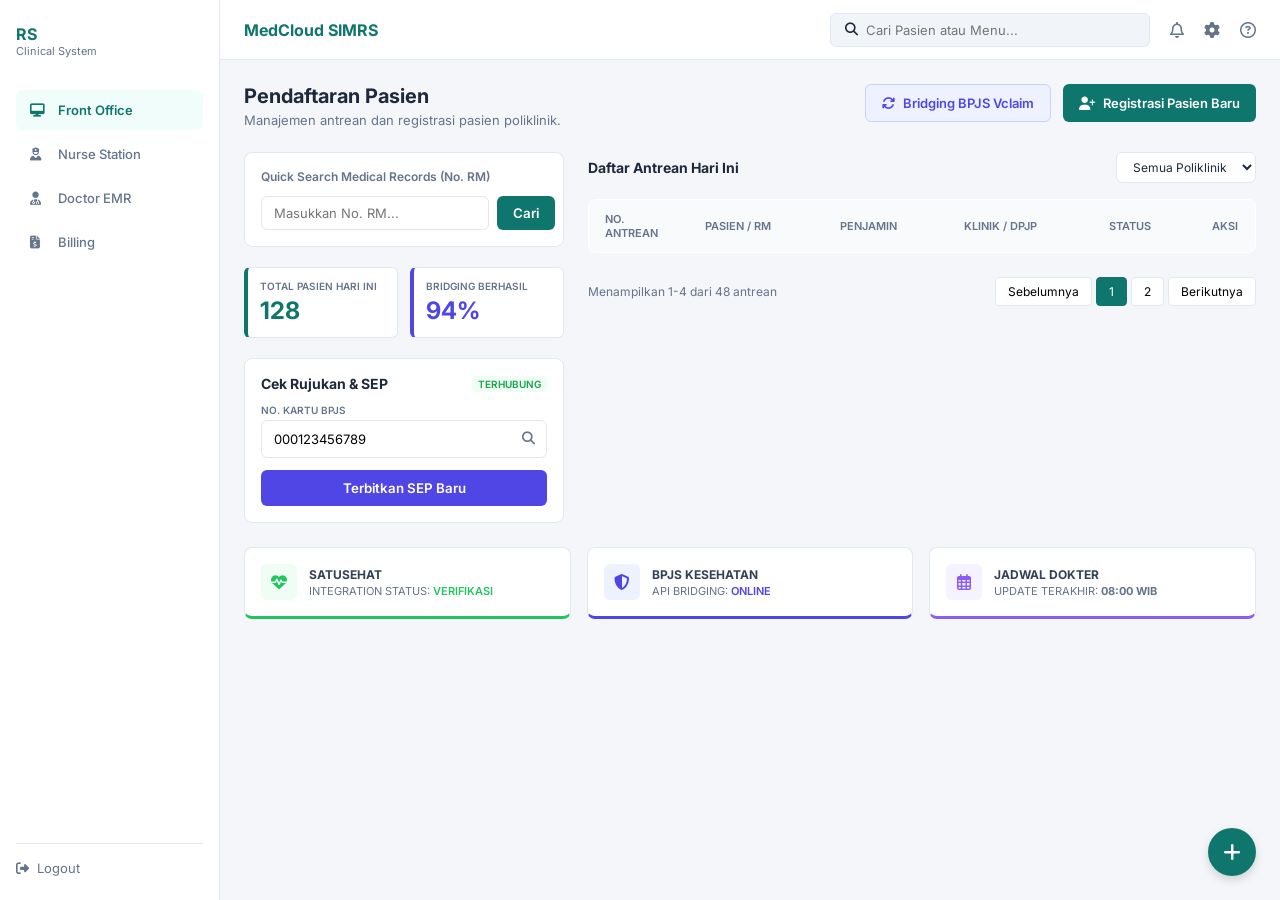
<file: front-office/index.html>
<!DOCTYPE html>
<html lang="id">
<head>
    <meta charset="UTF-8">
    <meta name="viewport" content="width=device-width, initial-scale=1.0">
    <title>MedCloud SIMRS - Front Office</title>
    <!-- Font Awesome v6 untuk ikon -->
    <link rel="stylesheet" href="https://cdnjs.cloudflare.com/ajax/libs/font-awesome/6.4.0/css/all.min.css">
    <!-- Hubungkan ke file CSS eksternal -->
    <link rel="stylesheet" href="style.css">
</head>
<body>

    <div class="dashboard-wrapper">
        
        <!-- SIDEBAR UTAMA -->
        <aside class="sidebar">
            <div class="sidebar-brand">
                <h2>RS</h2>
                <p>Clinical System</p>
            </div>
            <nav class="sidebar-nav">
                <a href="../front-office/index.html" class="nav-item active"><i class="fa-solid fa-desktop"></i> Front Office</a>
                <a href="../Nurse_Station/index.html" class="nav-item"><i class="fa-solid fa-user-nurse"></i> Nurse Station</a>
                <a href="../doctor-emr/index.html" class="nav-item"><i class="fa-solid fa-user-doctor"></i> Doctor EMR</a>
                <a href="../billing/index.html" class="nav-item"><i class="fa-solid fa-file-invoice-dollar"></i> Billing</a>
            </nav>
            <div class="sidebar-footer">
                <a href="../login/index.html" class="logout-link"><i class="fa-solid fa-right-from-bracket"></i> Logout</a>
            </div>
        </aside>

        <!-- KONTEN UTAMA -->
        <main class="main-body">
            
            <!-- TOP HEADER -->
            <header class="top-header">
                <div class="header-left">
                    <span class="brand-text">MedCloud SIMRS</span>
                </div>
                <div class="header-right">
                    <div class="search-wrapper">
                        <i class="fa-solid fa-magnifying-glass"></i>
                        <input type="text" placeholder="Cari Pasien atau Menu...">
                    </div>
                    <button><i class="fa-regular fa-bell"></i></button>
                    <button><i class="fa-solid fa-gear"></i></button>
                    <button><i class="fa-regular fa-circle-question"></i></button>
                    <!-- <div class="user-profile">
                        <div class="profile-avatar">
                            <img src="https://via.placeholder.com/35" alt="Admin">
                        </div>
                        <div class="user-info">
                            <strong>Admin Utama</strong>
                            <span>SUPER ADMIN</span>
                        </div>
                        <i class="fa-solid fa-chevron-down" style="font-size: 10px; color: var(--text-muted); margin-left: 4px;"></i>
                    </div> -->
                </div>
            </header>

            <!-- CONTAINER UTAMA -->
            <div class="content-container">
                
                <!-- TITLE BAR -->
                <div class="content-title-bar">
                    <div class="title-text">
                        <h1>Pendaftaran Pasien</h1>
                        <p>Manajemen antrean dan registrasi pasien poliklinik.</p>
                    </div>
                    <div class="action-header-buttons">
                        <button class="btn btn-outline-blue"><i class="fa-solid fa-arrows-rotate"></i> Bridging BPJS Vclaim</button>
                        <button class="btn btn-teal"><i class="fa-solid fa-user-plus"></i> Registrasi Pasien Baru</button>
                    </div>
                </div>

                <!-- MAIN DASHBOARD GRID -->
                <div class="main-dashboard-grid">
                    
                    <!-- LEFT CONTROLS -->
                    <div class="left-controls">
                        
                        <!-- Search Medical Records Card -->
                        <div class="card">
                            <div class="card-title">Quick Search Medical Records (No. RM)</div>
                            <div class="search-row">
                                <input type="text" placeholder="Masukkan No. RM...">
                                <button class="btn-search-action">Cari</button>
                            </div>
                        </div>

                        <!-- Statistics Row Card -->
                        <div class="stats-row">
                            <div class="stat-box border-purple">
                                <div class="stat-label">TOTAL PASIEN HARI INI</div>
                                <div class="stat-value">128</div>
                            </div>
                            <div class="stat-box border-blue">
                                <div class="stat-label">BRIDGING BERHASIL</div>
                                <div class="stat-value">94%</div>
                            </div>
                        </div>

                        <!-- BPJS Vclaim Action Card -->
                        <div class="card">
                            <div class="vclaim-card-header">
                                <span class="vclaim-title">Cek Rujukan & SEP</span>
                                <span class="tag-connected">TERHUBUNG</span>
                            </div>
                            <div class="input-group" style="margin-bottom: 12px;">
                                <label style="font-size: 10px; font-weight: 600; color: var(--text-muted); margin-bottom: 4px; display: block;">NO. KARTU BPJS</label>
                                <div class="vclaim-input-wrapper">
                                    <input type="text" value="000123456789">
                                    <i class="fa-solid fa-magnifying-glass"></i>
                                </div>
                            </div>
                            <button class="btn-block-blue">Terbitkan SEP Baru</button>
                        </div>

                    </div>

                    <!-- RIGHT TABLE & LIST -->
                    <div class="right-list-container">
                        
                        <div class="table-filter-header">
                            <h3>Daftar Antrean Hari Ini</h3>
                            <select class="select-filter">
                                <option>Semua Poliklinik</option>
                            </select>
                        </div>

                        <!-- Table -->
                        <table class="queue-table">
                            <thead>
                                <tr>
                                    <th style="width: 100px;">NO. ANTREAN</th>
                                    <th>PASIEN / RM</th>
                                    <th>PENJAMIN</th>
                                    <th>KLINIK / DPJP</th>
                                    <th>STATUS</th>
                                    <th style="text-align: center; width: 60px;">AKSI</th>
                                </tr>
                            </thead>
                            <tbody id="queueTableBody">
                            </tbody>
                        </table>

                        <!-- Pagination -->
                        <div class="pagination-row">
                            <span style="color: var(--text-muted); font-size: 12px;">Menampilkan 1-4 dari 48 antrean</span>
                            <div class="pagination-pages">
                                <button class="btn-page">Sebelumnya</button>
                                <button class="btn-page active">1</button>
                                <button class="btn-page">2</button>
                                <button class="btn-page">Berikutnya</button>
                            </div>
                        </div>

                    </div>

                </div>

                <!-- BOTTOM INTEGRATION STATUS ROW -->
                <div class="bottom-integration-row">
                    <div class="integration-card border-green">
                        <div class="int-icon green"><i class="fa-solid fa-heart-pulse"></i></div>
                        <div class="int-details">
                            <h4>SATUSEHAT</h4>
                            <p>INTEGRATION STATUS: <span class="text-green">VERIFIKASI</span></p>
                        </div>
                    </div>
                    <div class="integration-card border-blue">
                        <div class="int-icon blue"><i class="fa-solid fa-shield-halved"></i></div>
                        <div class="int-details">
                            <h4>BPJS KESEHATAN</h4>
                            <p>API BRIDGING: <span class="text-blue">ONLINE</span></p>
                        </div>
                    </div>
                    <div class="integration-card border-purple">
                        <div class="int-icon purple"><i class="fa-regular fa-calendar-days"></i></div>
                        <div class="int-details">
                            <h4>JADWAL DOKTER</h4>
                            <p>UPDATE TERAKHIR: <strong>08:00 WIB</strong></p>
                        </div>
                    </div>
                </div>

            </div>

        </main>
    </div>

    <!-- Floating action button -->
    <button class="fab-btn"><i class="fa-solid fa-plus"></i></button>

    <!-- Hubungkan ke file JavaScript eksternal -->
    <script src="script.js"></script>
</body>
</html>
</file>
<file: front-office/style.css>
@import url('https://fonts.googleapis.com/css2?family=Inter:wght@400;500;600;700&display=swap');

:root {
    --bg-main: #f4f6fa;
    --sidebar-bg: #ffffff;
    --border-color: #e2e8f0;
    --text-dark: #1e293b;
    --text-muted: #64748b;
    --teal: #0f766e;
    --teal-light: #f0fdfa;
    --blue-accent: #4f46e5;
    --blue-light: #eef2ff;
    --green: #22c55e;
}

* {
    box-sizing: border-box;
    margin: 0;
    padding: 0;
    font-family: 'Inter', sans-serif;
}

body {
    background-color: var(--bg-main);
    color: var(--text-dark);
    font-size: 13px;
}

.dashboard-wrapper {
    display: flex;
    min-height: 100vh;
}

/* SIDEBAR STYLES */
.sidebar {
    width: 220px;
    background-color: var(--sidebar-bg);
    border-right: 1px solid var(--border-color);
    display: flex;
    flex-direction: column;
    padding: 24px 16px;
    position: fixed;
    height: 100vh;
    z-index: 10;
}

.sidebar-brand h2 {
    color: var(--teal);
    font-size: 16px;
    font-weight: 700;
}

.sidebar-brand p {
    font-size: 11px;
    color: var(--text-muted);
}

.sidebar-nav {
    margin-top: 32px;
    flex-grow: 1;
}

.nav-item {
    display: flex;
    align-items: center;
    padding: 12px 14px;
    color: var(--text-muted);
    text-decoration: none;
    border-radius: 6px;
    margin-bottom: 4px;
    font-weight: 500;
}

.nav-item i {
    margin-right: 12px;
    width: 16px;
}

.nav-item.active, .nav-item:hover {
    background-color: var(--teal-light);
    color: var(--teal);
    font-weight: 600;
}

.sidebar-footer {
    border-top: 1px solid var(--border-color);
    padding-top: 16px;
}

.logout-link {
    color: var(--text-muted);
    text-decoration: none;
    display: flex;
    align-items: center;
    gap: 8px;
}

/* MAIN CONTENT */
.main-body {
    margin-left: 220px;
    flex-grow: 1;
    display: flex;
    flex-direction: column;
}

/* TOP HEADER */
.top-header {
    background-color: #ffffff;
    height: 60px;
    border-bottom: 1px solid var(--border-color);
    display: flex;
    align-items: center;
    justify-content: space-between;
    padding: 0 24px;
    position: sticky;
    top: 0;
    z-index: 5;
}

.brand-text {
    font-weight: 700;
    font-size: 16px;
    color: var(--teal);
}

.header-right {
    display: flex;
    align-items: center;
    gap: 20px;
}

.search-wrapper {
    background-color: #f1f5f9;
    padding: 8px 14px;
    border-radius: 6px;
    display: flex;
    align-items: center;
    gap: 8px;
    width: 320px;
    border: 1px solid var(--border-color);
}

.search-wrapper input {
    border: none;
    background: none;
    outline: none;
    width: 100%;
    font-size: 13px;
}

.header-right button {
    background: none;
    border: none;
    color: var(--text-muted);
    font-size: 16px;
    cursor: pointer;
}

.user-profile {
    display: flex;
    align-items: center;
    gap: 8px;
    border-left: 1px solid var(--border-color);
    padding-left: 16px;
}

.profile-avatar img {
    border-radius: 50%;
    width: 32px;
    height: 32px;
}

.user-info {
    display: flex;
    flex-direction: column;
}

.user-info strong { font-size: 12px; }
.user-info span { font-size: 10px; color: var(--text-muted); }

/* CONTENT GRID */
.content-container {
    padding: 24px;
}

.content-title-bar {
    display: flex;
    justify-content: space-between;
    align-items: flex-start;
    margin-bottom: 24px;
}

.title-text h1 {
    font-size: 20px;
    font-weight: 700;
    margin-bottom: 4px;
}

.title-text p {
    color: var(--text-muted);
    font-size: 13px;
}

.action-header-buttons {
    display: flex;
    gap: 12px;
}

.btn {
    padding: 10px 16px;
    border-radius: 6px;
    font-weight: 600;
    cursor: pointer;
    font-size: 13px;
    border: none;
    display: inline-flex;
    align-items: center;
    gap: 8px;
}

.btn-outline-blue {
    background-color: var(--blue-light);
    color: var(--blue-accent);
    border: 1px solid #c7d2fe;
}

.btn-teal {
    background-color: var(--teal);
    color: white;
}

.main-dashboard-grid {
    display: grid;
    grid-template-columns: 320px 1fr;
    gap: 24px;
}

/* LEFT SIDEBAR CONTROLS */
.left-controls {
    display: flex;
    flex-direction: column;
    gap: 20px;
}

.card {
    background-color: #ffffff;
    border: 1px solid var(--border-color);
    border-radius: 8px;
    padding: 16px;
}

.card-title {
    font-size: 12px;
    font-weight: 600;
    color: var(--text-muted);
    margin-bottom: 12px;
}

.search-row {
    display: flex;
    gap: 8px;
}

.search-row input {
    flex-grow: 1;
    border: 1px solid var(--border-color);
    border-radius: 6px;
    padding: 8px 12px;
    font-size: 13px;
    outline: none;
}

.btn-search-action {
    background-color: var(--teal);
    color: white;
    border: none;
    padding: 8px 16px;
    border-radius: 6px;
    font-weight: 600;
    cursor: pointer;
}

.stats-row {
    display: grid;
    grid-template-columns: 1fr 1fr;
    gap: 12px;
}

.stat-box {
    border: 1px solid var(--border-color);
    border-radius: 6px;
    padding: 12px;
    background-color: white;
}

.stat-box.border-purple { border-left: 4px solid var(--teal); }
.stat-box.border-blue { border-left: 4px solid var(--blue-accent); }

.stat-label {
    font-size: 10px;
    font-weight: 600;
    color: var(--text-muted);
    margin-bottom: 4px;
}

.stat-value {
    font-size: 24px;
    font-weight: 700;
}
.stat-box.border-purple .stat-value { color: var(--teal); }
.stat-box.border-blue .stat-value { color: var(--blue-accent); }

.vclaim-card-header {
    display: flex;
    justify-content: space-between;
    align-items: center;
    margin-bottom: 12px;
}

.vclaim-title {
    font-size: 14px;
    font-weight: 700;
}

.tag-connected {
    background-color: #f0fdf4;
    color: #16a34a;
    padding: 2px 6px;
    border-radius: 4px;
    font-size: 10px;
    font-weight: 600;
}

.vclaim-input-wrapper {
    position: relative;
    margin-bottom: 12px;
}

.vclaim-input-wrapper input {
    width: 100%;
    border: 1px solid var(--border-color);
    border-radius: 6px;
    padding: 10px 36px 10px 12px;
    font-size: 13px;
    outline: none;
}

.vclaim-input-wrapper i {
    position: absolute;
    right: 12px;
    top: 12px;
    color: var(--text-muted);
}

.btn-block-blue {
    width: 100%;
    background-color: var(--blue-accent);
    color: white;
    border: none;
    padding: 10px;
    border-radius: 6px;
    font-weight: 600;
    cursor: pointer;
}

/* RIGHT SIDEBAR TABLE & LIST */
.right-list-container {
    display: flex;
    flex-direction: column;
    gap: 16px;
}

.table-filter-header {
    display: flex;
    justify-content: space-between;
    align-items: center;
}

.table-filter-header h3 {
    font-size: 14px;
    font-weight: 700;
}

.select-filter {
    border: 1px solid var(--border-color);
    background-color: white;
    padding: 6px 12px;
    border-radius: 6px;
    font-size: 12px;
    outline: none;
    color: var(--text-dark);
}

.queue-table {
    width: 100%;
    border-collapse: collapse;
    background-color: white;
    border: 1px solid var(--border-color);
    border-radius: 8px;
    overflow: hidden;
}

.queue-table th {
    background-color: #f8fafc;
    text-align: left;
    padding: 12px 16px;
    font-size: 11px;
    font-weight: 600;
    color: var(--text-muted);
    border-bottom: 1px solid var(--border-color);
}

.queue-table td {
    padding: 16px;
    border-bottom: 1px solid var(--border-color);
    vertical-align: middle;
}

.queue-id {
    font-weight: 700;
    color: var(--teal);
}

.patient-cell strong {
    font-size: 13px;
    display: block;
    color: var(--text-dark);
}

.patient-cell span {
    font-size: 11px;
    color: var(--text-muted);
}

.tag-insurance {
    padding: 4px 8px;
    border-radius: 4px;
    font-size: 10px;
    font-weight: 700;
    display: inline-block;
}

.tag-insurance.bpjs-pbi { background-color: #e6f4ea; color: #137333; }
.tag-insurance.bpjs-mandiri { background-color: #e6f4ea; color: #137333; }
.tag-insurance.umum { background-color: #f1f5f9; color: #475569; }
.tag-insurance.swasta { background-color: #f1f5f9; color: #475569; }

.doctor-cell strong {
    display: block;
    font-size: 12px;
}
.doctor-cell span {
    font-size: 11px;
    color: var(--text-muted);
}

.status-pill {
    padding: 4px 8px;
    border-radius: 4px;
    font-size: 11px;
    font-weight: 600;
    display: inline-block;
}

.status-pill.waiting { background-color: #e0e7ff; color: #4338ca; }
.status-pill.done { background-color: #dcfce7; color: #15803d; }

.btn-edit-action {
    background: none;
    border: none;
    color: var(--teal);
    font-size: 16px;
    cursor: pointer;
}

.pagination-row {
    display: flex;
    justify-content: space-between;
    align-items: center;
    margin-top: 8px;
}

.pagination-pages {
    display: flex;
    gap: 4px;
}

.btn-page {
    border: 1px solid var(--border-color);
    background-color: white;
    padding: 6px 12px;
    border-radius: 4px;
    cursor: pointer;
    font-size: 12px;
}

.btn-page.active {
    background-color: var(--teal);
    color: white;
    border-color: var(--teal);
}

/* BOTTOM INTEGRATION STATUS ROW */
.bottom-integration-row {
    display: grid;
    grid-template-columns: repeat(3, 1fr);
    gap: 16px;
    margin-top: 24px;
}

.integration-card {
    background-color: white;
    border: 1px solid var(--border-color);
    border-radius: 8px;
    padding: 16px;
    display: flex;
    align-items: center;
    gap: 12px;
}

.integration-card.border-green { border-bottom: 3px solid var(--green); }
.integration-card.border-blue { border-bottom: 3px solid var(--blue-accent); }
.integration-card.border-purple { border-bottom: 3px solid #8b5cf6; }

.int-icon {
    width: 36px;
    height: 36px;
    border-radius: 6px;
    display: flex;
    align-items: center;
    justify-content: center;
    font-size: 16px;
}
.int-icon.green { background-color: #f0fdf4; color: var(--green); }
.int-icon.blue { background-color: var(--blue-light); color: var(--blue-accent); }
.int-icon.purple { background-color: #f5f3ff; color: #8b5cf6; }

.int-details h4 {
    font-size: 12px;
    font-weight: 700;
    color: #334155;
    margin-bottom: 2px;
}
.int-details p {
    font-size: 11px;
    color: var(--text-muted);
}
.int-details span {
    font-weight: 600;
}
.text-green { color: var(--green); }
.text-blue { color: var(--blue-accent); }

/* Floating action button */
.fab-btn {
    position: fixed;
    bottom: 24px;
    right: 24px;
    background-color: var(--teal);
    color: white;
    width: 48px;
    height: 48px;
    border-radius: 50%;
    display: flex;
    align-items: center;
    justify-content: center;
    font-size: 20px;
    box-shadow: 0 4px 10px rgba(0,0,0,0.15);
    cursor: pointer;
    border: none;
}

/* Modal popup */
.modal-overlay {
    position: fixed;
    inset: 0;
    background: rgba(15, 23, 42, 0.45);
    display: none;
    align-items: center;
    justify-content: center;
    padding: 20px;
    z-index: 1000;
}

.modal-overlay.active {
    display: flex;
}

.modal-card {
    background: white;
    width: min(560px, 100%);
    border-radius: 12px;
    box-shadow: 0 16px 40px rgba(15, 23, 42, 0.2);
    padding: 24px;
}

.modal-header {
    display: flex;
    justify-content: space-between;
    align-items: flex-start;
    gap: 16px;
    margin-bottom: 16px;
}

.modal-header h3 {
    font-size: 18px;
    margin-bottom: 4px;
    color: var(--text-dark);
}

.modal-header p {
    color: var(--text-muted);
    font-size: 12px;
}

.modal-close {
    background: none;
    border: none;
    color: var(--text-muted);
    font-size: 18px;
    cursor: pointer;
}

.modal-form {
    display: flex;
    flex-direction: column;
    gap: 16px;
}

.form-grid {
    display: grid;
    grid-template-columns: 1fr 1fr;
    gap: 12px;
}

.form-grid label {
    display: flex;
    flex-direction: column;
    gap: 6px;
    color: var(--text-dark);
    font-size: 12px;
    font-weight: 600;
}

.form-grid input,
.form-grid select {
    border: 1px solid var(--border-color);
    border-radius: 6px;
    padding: 10px 12px;
    font-size: 13px;
    outline: none;
}

.form-grid label:last-child {
    grid-column: span 2;
}

.modal-actions {
    display: flex;
    justify-content: flex-end;
    gap: 10px;
    margin-top: 4px;
}

/* Styling Tab Modal Pasien Baru/Lama */
.modal-tab-wrapper {
    display: flex;
    gap: 8px;
    border-bottom: 1px solid var(--border-color);
    margin-bottom: 16px;
    padding-bottom: 8px;
}

.tab-btn {
    background: none;
    border: none;
    padding: 6px 16px;
    font-size: 13px;
    font-weight: 600;
    color: var(--text-muted);
    cursor: pointer;
    border-radius: 6px;
    transition: all 0.2s ease;
}

.tab-btn.active {
    background-color: var(--teal-light);
    color: var(--teal);
}

.search-pasien-lama-box {
    background-color: #f8fafc;
    border: 1px solid var(--border-color);
    border-radius: 8px;
    padding: 12px;
    margin-bottom: 12px;
}
</file>
